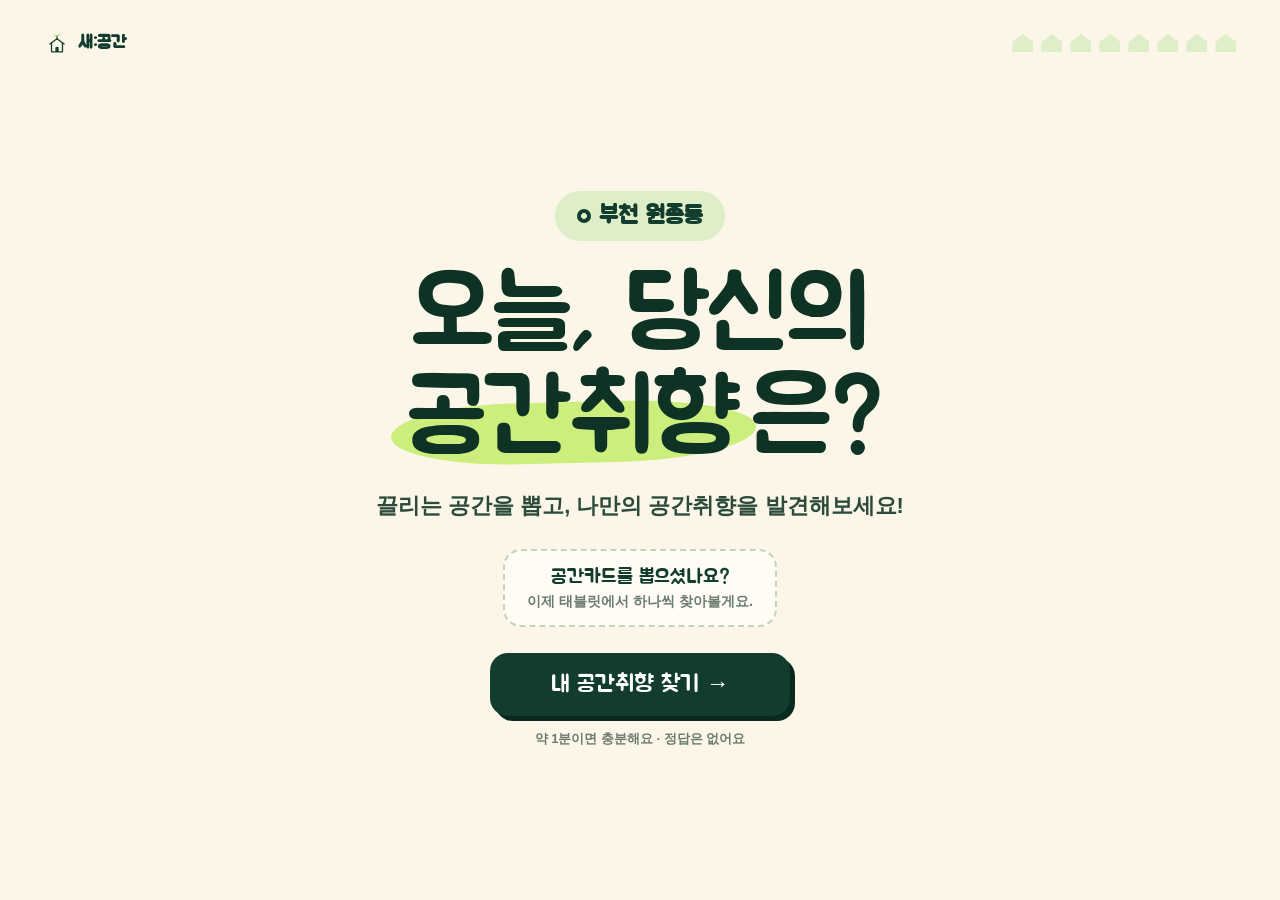
<file: index.html>
<!doctype html>
<html lang="ko">
<head>
<meta charset="utf-8">
<meta name="viewport" content="width=device-width,initial-scale=1,viewport-fit=cover">
<meta name="theme-color" content="#FBF6E8">
<title>오늘, 당신의 공간취향은? | 새:공간</title>
<link rel="preload" href="assets/fonts/jua-korean.woff2" as="font" type="font/woff2" crossorigin>
<link rel="stylesheet" href="styles.css">
</head>
<body>
<div id="app"><p style="padding:24px;font-family:sans-serif">화면을 불러오는 중...</p></div><noscript>JavaScript를 켜주세요.</noscript>
<script src="app.js"></script>
<script>
if('serviceWorker' in navigator && location.protocol.startsWith('http')){
window.addEventListener('load',()=>navigator.serviceWorker.register('./sw.js'));
}
</script></body>
</html>
</file>
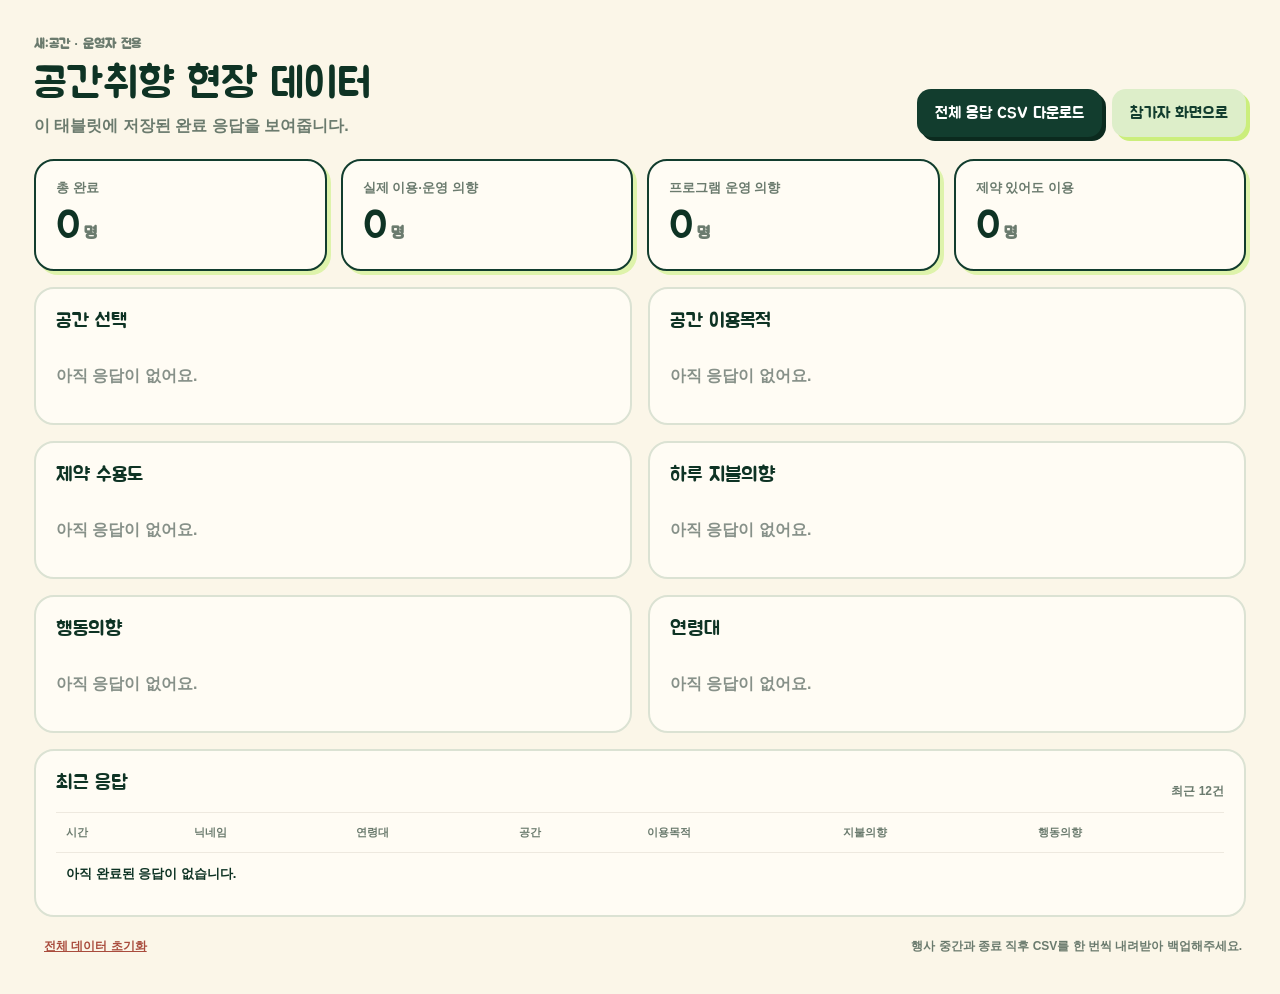
<file: admin.html>
<!doctype html><html lang="ko"><head><meta charset="utf-8"><meta name="viewport" content="width=device-width,initial-scale=1"><title>새:공간 관리자</title></head><body><script>location.replace("index.html?admin=1")</script></body></html>
</file>
<file: styles.css>
/* ============================================================
   새:공간 「공간취향」 — 참가자 UI 비주얼 시스템
   부스 아이덴티티: 크림 + 짙은 초록 + 라임/연두 + 오렌지 포인트
   서체: Jua(둥근 부스 타이틀) + 시스템 고딕(본문)
   ※ 로직/데이터/관리자/CSV/서비스워커는 app.js·sw.js에서 그대로 유지
   ============================================================ */

/* ---- 부스 서체 (오프라인 캐시용 로컬 woff2) ---- */
@font-face{
  font-family:"Jua";font-style:normal;font-weight:400;font-display:swap;
  src:url("assets/fonts/jua-latin.woff2") format("woff2");
  unicode-range:U+0000-00FF,U+0131,U+0152-0153,U+2000-206F,U+2074,U+20AC,U+2122,U+2191,U+2193,U+2212,U+2215;
}
@font-face{
  font-family:"Jua";font-style:normal;font-weight:400;font-display:swap;
  src:url("assets/fonts/jua-korean.woff2") format("woff2");
  unicode-range:U+1100-11FF,U+3130-318F,U+A960-A97F,U+AC00-D7A3,U+D7B0-D7FF;
}

:root{
  --cream:#FBF6E8; --cream2:#F3E9D2; --paper:#FFFCF4;
  --green:#123D2E; --green2:#0E3324;
  --lime:#CBEE7C; --lime2:#DEF3AB; --sage:#DDEEC9;
  --orange:#EE8A3C; --orange2:#F6A75E;
  --ink:#183526; --muted:#6B7B6E; --line:#DBE2D3;
  --disp:"Jua","Apple SD Gothic Neo","Noto Sans KR",sans-serif;
  --body:"Apple SD Gothic Neo","Pretendard","Noto Sans KR","Malgun Gothic",sans-serif;
}
*{box-sizing:border-box}
html,body{height:100%}
body{
  margin:0;background:var(--cream);color:var(--ink);
  font-family:var(--body);font-weight:700;-webkit-text-size-adjust:100%;
  -webkit-tap-highlight-color:transparent;
}
button,input{font:inherit;color:inherit}
button{cursor:pointer;-webkit-appearance:none;appearance:none}
img{display:block}

/* ---------- 셸 / 상단바 / 진행표시(집 아이콘) ---------- */
.shell{min-height:100dvh;display:flex;flex-direction:column;padding:20px clamp(18px,3.4vw,46px) 26px}
.topbar{display:flex;align-items:center;justify-content:space-between;min-height:46px;gap:12px}
.back{border:0;background:transparent;color:var(--green);font-family:var(--disp);font-size:19px;
  padding:8px 10px 8px 2px;display:inline-flex;align-items:center;gap:6px}
.back .arw{display:inline-grid;place-items:center;width:30px;height:30px;border-radius:50%;
  background:var(--sage);font-size:16px;line-height:1}
.brand-tag{display:inline-flex;align-items:center;gap:8px;font-family:var(--disp);color:var(--green);font-size:18px}
.brand-tag svg{width:26px;height:26px}
.progress{display:flex;gap:8px;align-items:center}
.progress .house{width:21px;height:18px;background:var(--sage);
  clip-path:polygon(50% 0,100% 44%,100% 100%,0 100%,0 44%);transition:.25s}
.progress .house.on{background:var(--green)}

.stage{width:min(1200px,100%);margin:auto;display:flex;flex-direction:column;align-items:center;
  padding:8px 0 4px}
.q-head,.q-block{display:flex;flex-direction:column;align-items:center;text-align:center}

/* ---------- 공통 타이포 ---------- */
.hero{font-family:var(--disp);font-weight:400;color:var(--green2);
  font-size:clamp(50px,8vw,104px);line-height:1.0;letter-spacing:-.02em;
  text-align:center;margin:24px 0 16px;word-break:keep-all}
.hero .mark{position:relative;display:inline-block;padding:0 .12em;z-index:0}
.hero .mark::before{content:"";position:absolute;left:-.04em;right:-.04em;top:34%;bottom:6%;
  background:var(--lime);border-radius:40% 44% 46% 42%/60% 55% 62% 58%;transform:rotate(-1.4deg);z-index:-1}
.question{font-family:var(--disp);font-weight:400;color:var(--green2);
  font-size:clamp(30px,4.4vw,58px);line-height:1.14;letter-spacing:-.01em;
  text-align:center;margin:6px 0 8px;word-break:keep-all}
.question.sm{font-size:clamp(28px,3.6vw,46px)}
.question strong{position:relative;white-space:nowrap}
.question strong::before{content:"";position:absolute;left:-.05em;right:-.05em;bottom:.02em;height:.42em;
  background:var(--lime);border-radius:8px;z-index:-1;opacity:.95}
.question strong{z-index:0}
.subtitle{font-family:var(--body);font-weight:800;font-size:clamp(16px,1.7vw,22px);
  line-height:1.5;text-align:center;margin:4px 0 8px;color:#2c4b3b;word-break:keep-all}
.subtitle b{color:var(--green);border-bottom:3px solid var(--lime)}
.kicker{font-family:var(--disp);font-weight:400;color:var(--orange);font-size:clamp(16px,1.9vw,22px);
  margin:2px 0 2px}
.kicker.sm{color:var(--muted);font-size:15px}
.small{font-family:var(--body);font-weight:700;font-size:13px;color:var(--muted);margin-top:14px}

/* CTA */
.cta{border:0;background:var(--green);color:#fff;font-family:var(--disp);font-weight:400;
  font-size:clamp(19px,2.1vw,23px);border-radius:18px;padding:17px 34px;min-width:300px;
  margin-top:26px;box-shadow:5px 5px 0 #0b2a1e;transition:transform .08s,box-shadow .08s}
.cta:active{transform:translate(3px,3px);box-shadow:2px 2px 0 #0b2a1e}
.cta:disabled{opacity:.32;box-shadow:none}
.cta.secondary{background:var(--paper);color:var(--green);box-shadow:5px 5px 0 var(--lime);
  border:2.5px solid var(--green)}
.cta.secondary:active{box-shadow:2px 2px 0 var(--lime)}

/* 입력 */
.input{width:min(560px,92vw);font-family:var(--disp);font-size:30px;text-align:center;
  border:3px solid var(--green);border-radius:20px;padding:18px 22px;background:var(--paper);
  outline:none;margin-top:22px;box-shadow:4px 4px 0 var(--lime2)}
.input::placeholder{color:#a9b8a6}

/* ---------- 00 INTRO ---------- */
.intro{position:relative;display:flex;flex-direction:column;align-items:center;padding-top:8px}
.loc-pill{display:inline-flex;align-items:center;gap:8px;background:var(--sage);color:var(--green);
  font-family:var(--disp);font-size:clamp(18px,2vw,24px);padding:10px 22px;border-radius:999px}
.loc-pill .pin{width:15px;height:15px;background:var(--green);
  clip-path:path("M7.5 0C3.4 0 0 3.3 0 7.4c0 5.2 7.5 12.6 7.5 12.6S15 12.6 15 7.4C15 3.3 11.6 0 7.5 0Z");
  border-radius:50% 50% 50% 0;transform:rotate(-45deg);position:relative}
.loc-pill .pin{width:14px;height:14px;background:var(--green);border-radius:50% 50% 50% 50%;
  clip-path:none;box-shadow:none;position:relative}
.loc-pill .pin::after{content:"";position:absolute;left:4px;top:4px;width:6px;height:6px;background:var(--sage);border-radius:50%}
.intro-note{margin-top:18px;background:var(--paper);border:2.5px dashed #c4d3bd;border-radius:18px;
  padding:14px 22px;text-align:center;max-width:560px}
.intro-note b{display:block;font-family:var(--disp);font-weight:400;color:var(--green);font-size:20px}
.intro-note span{display:block;font-weight:800;color:var(--muted);font-size:14px;margin-top:3px}

/* ---------- 02 공간 선택 (실물 공간카드 느낌) ---------- */
.space-section{width:100%;margin-top:8px}
.section-label{display:flex;align-items:center;gap:10px;font-family:var(--body);font-weight:800;
  color:var(--muted);font-size:15px;margin:20px 2px 12px}
.section-label b{font-family:var(--disp);font-weight:400;font-size:18px;color:#fff;
  background:var(--green);padding:4px 14px;border-radius:999px;letter-spacing:.02em}
.section-label.IMAGINE b{background:var(--orange)}
.space-grid{display:grid;grid-template-columns:repeat(4,minmax(0,1fr));gap:clamp(10px,1.4vw,18px);width:100%}
.space-card{background:var(--paper);border:2.5px solid var(--green);border-radius:20px;padding:11px;
  text-align:center;box-shadow:4px 4px 0 var(--lime2);transition:transform .1s,box-shadow .1s}
.space-card:active{transform:translate(2px,2px);box-shadow:2px 2px 0 var(--lime2)}
.space-card.IMAGINE{box-shadow:4px 4px 0 #f7d9b6}
.sc-photo{position:relative;aspect-ratio:4/3;border-radius:13px;overflow:hidden;background:#e7eedb}
.sc-photo img{width:100%;height:100%;object-fit:cover}
.sc-code{position:absolute;left:8px;top:8px;font-family:var(--disp);font-size:15px;color:#fff;
  background:var(--green);padding:3px 10px;border-radius:999px;letter-spacing:.04em}
.space-card.IMAGINE .sc-code{background:var(--orange)}
.sc-name{font-family:var(--disp);font-weight:400;font-size:clamp(16px,1.5vw,20px);color:var(--green2);
  margin-top:11px;line-height:1.15;word-break:keep-all}
.sc-badge{font-family:var(--body);font-weight:800;font-size:11px;color:var(--muted);margin-top:5px}

/* ---------- 03 공간 확인 ---------- */
.discovery{display:flex;flex-direction:column;align-items:center;width:100%}
.disc-photo{width:100%;max-width:760px;aspect-ratio:4/3;border-radius:22px;overflow:hidden;
  background:#e7eedb;border:3px solid var(--green);margin:14px auto 16px}
.disc-photo img{width:100%;height:100%;object-fit:cover}
.badge-line{margin-bottom:6px}
.type-badge{font-family:var(--disp);font-size:15px;color:#fff;background:var(--green);
  padding:6px 16px;border-radius:999px}
.type-badge.IMAGINE{background:var(--orange)}
.lead-sub{font-family:var(--body);font-weight:800;color:#2c4b3b;margin:12px 0 4px}
.tags{display:flex;flex-wrap:wrap;justify-content:center;gap:9px;margin:6px 0 4px}
.tag{background:var(--sage);color:var(--green);font-family:var(--disp);font-size:16px;
  padding:9px 16px;border-radius:999px}

/* ---------- 04 이용목적 (이모지 제거) ---------- */
.use-grid{display:grid;grid-template-columns:repeat(4,minmax(0,1fr));gap:14px;width:100%;margin-top:22px}
.use-card{background:var(--paper);border:2.5px solid var(--line);border-radius:20px;
  padding:20px 16px;text-align:center;min-height:128px;display:flex;flex-direction:column;
  align-items:center;justify-content:center;gap:9px;transition:transform .1s,box-shadow .1s,border-color .1s}
.use-card b{font-family:var(--disp);font-weight:400;font-size:clamp(17px,1.7vw,21px);color:var(--green2);
  line-height:1.2;word-break:keep-all}
.use-card .use-tag{font-family:var(--body);font-weight:800;font-size:12px;color:var(--muted);
  background:var(--cream2);padding:5px 11px;border-radius:999px}
.use-card:active,.use-card.selected{border-color:var(--green);box-shadow:4px 4px 0 var(--lime);transform:translateY(-2px)}
.use-card.selected .use-tag{background:var(--lime);color:var(--green)}

/* ---------- 05 중요조건 (칩) ---------- */
.chip-grid{display:grid;grid-template-columns:repeat(4,minmax(0,1fr));gap:12px;width:100%;margin-top:22px}
.chip{background:var(--paper);border:2.5px solid var(--line);border-radius:16px;padding:20px 12px;
  font-family:var(--disp);font-weight:400;font-size:clamp(16px,1.6vw,20px);color:var(--green2);
  min-height:66px;transition:transform .08s,box-shadow .08s,border-color .08s}
.chip:active{transform:translateY(1px)}
.chip.selected{border-color:var(--green);background:var(--lime2);box-shadow:3px 3px 0 var(--green)}
.counter{font-family:var(--disp);color:var(--green);font-size:20px;margin-top:16px}
.counter b{color:var(--orange);font-size:24px}

/* ---------- 답변 카드(제약/WTP/행동/연령) ---------- */
.answer-grid{display:grid;grid-template-columns:repeat(2,minmax(0,1fr));gap:13px;width:100%;
  max-width:820px;margin-top:18px}
.answer-grid.wtp-grid{grid-template-columns:repeat(3,minmax(0,1fr))}
.answer-grid.age-grid{grid-template-columns:repeat(4,minmax(0,1fr));max-width:920px}
.answer-card{background:var(--paper);border:2.5px solid var(--green);border-radius:18px;
  padding:20px 16px;font-family:var(--disp);font-weight:400;font-size:clamp(17px,1.8vw,22px);
  color:var(--green2);min-height:72px;display:flex;align-items:center;justify-content:center;
  text-align:center;line-height:1.25;word-break:keep-all;box-shadow:4px 4px 0 var(--lime2);
  transition:transform .08s,box-shadow .08s,background .1s}
.answer-card:active{transform:translate(3px,3px);box-shadow:1px 1px 0 var(--lime2);background:var(--lime2)}
.answer-card.wide{grid-column:1/-1}

/* ---------- TRANSITION ---------- */
.transition{display:flex;flex-direction:column;align-items:center;text-align:center;
  animation:pop .4s cubic-bezier(.2,.9,.3,1.2)}
.tr-mark{width:70px;height:70px;border-radius:50%;background:var(--lime);position:relative;margin-bottom:18px}
.tr-mark::after{content:"";position:absolute;left:24px;top:35px;width:12px;height:22px;border:solid var(--green);
  border-width:0 6px 6px 0;transform:rotate(45deg)}
@keyframes pop{from{opacity:0;transform:scale(.94)}to{opacity:1;transform:scale(1)}}

/* ---------- 06 제약수용 ---------- */
.constraint-head{display:flex;align-items:center;gap:14px;background:var(--sage);
  border:2.5px solid var(--green);border-radius:20px;padding:14px 22px;margin-top:6px;
  width:100%;max-width:900px}
.cs-badge{flex:none;font-family:var(--disp);color:#fff;background:var(--orange);
  padding:8px 16px;border-radius:999px;font-size:18px}
.constraint-head small{display:block;font-weight:800;color:var(--muted);font-size:13px}
.constraint-head b{display:block;font-family:var(--disp);font-weight:400;color:var(--green2);font-size:clamp(19px,2.1vw,25px);margin-top:2px}
.constraint-board{display:grid;grid-template-columns:repeat(3,1fr);gap:14px;width:100%;max-width:900px;margin:18px 0 6px}
.cs-chip{background:var(--paper);border:2.5px dashed var(--orange);border-radius:20px;padding:18px;
  display:flex;align-items:center;gap:12px;min-height:96px}
.cs-num{flex:none;font-family:var(--disp);color:#fff;background:var(--green);border-radius:12px;
  padding:6px 10px;font-size:16px}
.cs-chip b{font-family:var(--disp);font-weight:400;color:var(--green2);font-size:clamp(17px,1.8vw,22px);line-height:1.2;word-break:keep-all}
.constraint-q{margin-top:16px}

/* ---------- 10 결과 — 디지털 공간취향 카드(사진용 키트) ---------- */
.taste-card{position:relative;width:min(1120px,97vw);background:var(--paper);
  border:3px solid var(--green);border-radius:30px;padding:16px clamp(20px,2.6vw,34px) 18px;
  box-shadow:9px 9px 0 var(--lime);overflow:hidden}
.tc-top{display:grid;grid-template-columns:1fr auto 1fr;align-items:center;
  padding:2px 2px 12px;border-bottom:2.5px dashed #bcccb4}
.tc-eyebrow{font-family:var(--disp);color:var(--green);font-size:15px}
.tc-stamp{font-family:var(--disp);background:var(--sage);color:var(--green);border-radius:999px;
  padding:7px 18px;font-size:15px;letter-spacing:.02em}
.tc-brand{justify-self:end;display:inline-flex;align-items:center;gap:7px;font-family:var(--disp);color:var(--green);font-size:16px}
.tc-brand svg{width:24px;height:24px}
.tc-body{display:grid;grid-template-columns:1.24fr .76fr;gap:clamp(20px,3vw,44px);
  align-items:center;padding:20px 12px 8px}
.tc-copy{position:relative;z-index:2}
.tc-owner{font-family:var(--disp);font-weight:400;color:var(--green);font-size:clamp(17px,1.9vw,22px);margin:0 0 8px}
.tc-title{font-family:var(--disp);font-weight:400;color:var(--green2);margin:0;
  font-size:clamp(42px,5.2vw,74px);line-height:1.08;letter-spacing:-.01em;word-break:keep-all}
.tc-title .hl{background:linear-gradient(transparent 12%,var(--lime) 12% 86%,transparent 86%);
  -webkit-box-decoration-break:clone;box-decoration-break:clone;padding:0 .06em;border-radius:4px}
.tc-quote{font-family:var(--body);font-weight:800;color:#38553f;font-size:clamp(15px,1.55vw,19px);
  line-height:1.55;margin:16px 0 16px;max-width:600px;word-break:keep-all}
.tc-use{display:inline-flex;flex-direction:column;position:relative;background:var(--lime2);
  border:2.5px solid var(--green);border-radius:18px;padding:11px 20px 12px;transform:rotate(-1deg)}
.tc-use::after{content:"";position:absolute;width:14px;height:14px;border-radius:50%;background:var(--orange);right:-7px;top:-7px}
.tc-use small{font-family:var(--body);font-weight:800;font-size:12px;color:#5b7358}
.tc-use strong{font-family:var(--disp);font-weight:400;font-size:clamp(19px,2vw,24px);color:var(--green2);margin-top:1px}
.tc-use span{font-family:var(--body);font-weight:800;font-size:12px;color:#6b8266;margin-top:2px}
.tc-message{font-family:var(--disp);font-weight:400;color:#a85a24;font-size:clamp(16px,1.7vw,21px);
  line-height:1.4;margin:18px 0 0}
.tc-message b{color:var(--green2);background:linear-gradient(transparent 58%,var(--lime) 58%)}
/* 폴라로이드 */
.tc-photo-wrap{position:relative;justify-self:center;width:min(320px,40vw);background:#fff;
  padding:12px 12px 10px;border:1px solid #e7dfcd;transform:rotate(2.2deg);
  box-shadow:5px 6px 0 #e6ddc9}
.washi{position:absolute;left:50%;top:-13px;width:96px;height:26px;transform:translateX(-50%) rotate(-2.5deg);
  background:repeating-linear-gradient(45deg,rgba(238,138,60,.55) 0 7px,rgba(238,138,60,.32) 7px 14px);
  border-radius:2px}
.tc-photo{width:100%;aspect-ratio:4/3;overflow:hidden;background:#e7eedb}
.tc-photo img{width:100%;height:100%;object-fit:cover}
.result-photo-fallback{width:100%;height:100%;display:flex;flex-direction:column;align-items:center;
  justify-content:center;background:#e9efd9;color:#71856f;text-align:center;padding:16px}
.result-photo-fallback span{font-family:var(--disp);font-size:14px}
.result-photo-fallback b{font-family:var(--disp);font-size:19px;margin-top:5px}
.tc-caption{display:flex;justify-content:space-between;align-items:flex-end;padding:11px 3px 3px}
.tc-caption small{display:block;font-family:var(--body);font-weight:800;font-size:10px;color:#8a9686}
.tc-caption b{display:block;font-family:var(--disp);font-weight:400;font-size:19px;color:var(--green2);margin-top:2px}
.tc-code{font-family:var(--disp);font-size:23px;color:var(--orange);letter-spacing:.02em}
.tc-bottom{display:flex;justify-content:space-between;align-items:flex-end;
  border-top:2.5px dashed #bcccb4;padding:12px 3px 2px}
.tc-logo{display:flex;align-items:center;gap:10px}
.tc-logo svg{width:34px;height:34px}
.tc-logo b{display:block;font-family:var(--disp);font-weight:400;color:var(--green);font-size:18px}
.tc-logo span{display:block;font-family:var(--body);font-weight:800;color:var(--muted);font-size:11px;margin-top:1px}
.tc-handle{font-family:var(--disp);color:var(--green);font-size:16px}

/* 결과 카드 바깥 — 촬영/리워드/버튼 */
.result-actions{width:min(1120px,97vw);display:flex;flex-direction:column;align-items:center;gap:11px;margin-top:16px}
.capture-note{display:inline-flex;align-items:center;gap:9px;font-family:var(--body);font-weight:800;
  color:var(--green2);font-size:14px;background:var(--paper);border:2.5px dashed #c4d3bd;
  border-radius:14px;padding:10px 18px}
.capture-note b{font-family:var(--disp);font-weight:400;color:var(--green);font-size:16px}
.capture-note .cam{width:20px;height:17px;border:2.5px solid var(--green);border-radius:5px;position:relative;flex:none}
.capture-note .cam::before{content:"";position:absolute;left:5px;top:4px;width:7px;height:7px;border:2.5px solid var(--green);border-radius:50%}
.capture-note .cam::after{content:"";position:absolute;left:5px;top:-5px;width:6px;height:3px;background:var(--green);border-radius:2px 2px 0 0}
.reward-ticket{position:relative;font-family:var(--body);font-weight:800;color:var(--green2);font-size:14px;
  background:var(--lime2);border:2.5px dashed var(--green);border-radius:14px;padding:11px 22px}
.reward-ticket b{font-family:var(--disp);font-weight:400;color:var(--green);font-size:16px}
.reward-ticket span{color:var(--orange)}
.result-btns{display:flex;gap:12px;flex-wrap:wrap;justify-content:center;margin-top:4px}
.result-btns .cta{margin-top:6px;min-width:auto;padding:15px 26px;font-size:18px}

/* ---------- 전환 모달 ---------- */
.modal{position:fixed;inset:0;background:rgba(14,42,30,.5);display:flex;align-items:center;
  justify-content:center;padding:22px;z-index:50;animation:pop .25s ease}
.modal-box{background:var(--paper);border:3px solid var(--green);border-radius:26px;padding:30px;
  max-width:540px;width:100%;box-shadow:8px 8px 0 var(--lime)}
.modal-box h2{font-family:var(--disp);font-weight:400;color:var(--green2);font-size:26px;margin:0 0 12px;word-break:keep-all}
.modal-box p{font-weight:800;color:#38553f;line-height:1.55;margin:0 0 10px}
.modal-box .small{margin-top:6px}
.modal-box .cta{width:100%}

/* ============================================================
   태블릿 가로 우선 (iPad landscape) — 여백/그리드 최적화
   ============================================================ */
@media (min-width:1000px){
  .space-grid{grid-template-columns:repeat(5,minmax(0,1fr))}
  .use-grid{grid-template-columns:repeat(4,minmax(0,1fr))}
}
@media (min-width:1000px) and (max-height:840px){
  .hero{font-size:clamp(48px,6.4vw,86px);margin:14px 0 12px}
  .tc-title{font-size:clamp(40px,4.6vw,66px)}
}

/* ============================================================
   모바일(QR) 반응형
   ============================================================ */
@media (max-width:820px){
  .shell{padding:16px 16px 22px}
  .space-grid{grid-template-columns:repeat(2,1fr)}
  .use-grid,.chip-grid{grid-template-columns:repeat(2,1fr)}
  .answer-grid,.answer-grid.wtp-grid,.answer-grid.age-grid{grid-template-columns:repeat(2,1fr)}
  .constraint-board{grid-template-columns:1fr}
  .tc-body{grid-template-columns:1fr;gap:22px;padding:18px 4px 6px}
  .tc-top{grid-template-columns:1fr auto}
  .tc-top .tc-brand{display:none}
  .tc-photo-wrap{width:min(300px,80vw);transform:rotate(1.4deg)}
  .tc-title{font-size:clamp(40px,10vw,58px)}
}
@media (max-width:520px){
  .space-grid{grid-template-columns:repeat(2,1fr)}
  .answer-grid.age-grid{grid-template-columns:repeat(3,1fr)}
  .cta{min-width:0;width:100%}
}

/* ============================================================
   관리자 화면 — 브랜드 톤 정리(클래스/마크업은 app.js 그대로)
   ============================================================ */
.admin-shell{min-height:100vh;background:var(--cream);color:var(--green2);padding:clamp(20px,3vw,34px);max-width:1500px;margin:auto;font-family:var(--body);font-weight:700}
.admin-header{display:flex;justify-content:space-between;gap:24px;align-items:flex-end;margin-bottom:22px}
.admin-header small{font-family:var(--disp);letter-spacing:.02em;color:var(--muted)}
.admin-header h1{font-family:var(--disp);font-weight:400;font-size:clamp(28px,3.4vw,42px);margin:5px 0;color:var(--green2)}
.admin-header p{margin:0;color:var(--muted);font-weight:800}
.admin-actions{display:flex;gap:10px;flex-wrap:wrap}
.admin-actions button,.admin-actions a{border:0;border-radius:14px;background:var(--green);color:#fff;
  padding:14px 18px;font-family:var(--disp);font-weight:400;font-size:16px;text-decoration:none;cursor:pointer;box-shadow:4px 4px 0 #0b2a1e}
.admin-actions a{background:var(--sage);color:var(--green);box-shadow:4px 4px 0 var(--lime)}
.admin-kpis{display:grid;grid-template-columns:repeat(4,1fr);gap:14px;margin-bottom:16px}
.admin-kpis>div{background:var(--paper);border:2.5px solid var(--green);border-radius:20px;padding:18px 20px;box-shadow:4px 4px 0 var(--lime2)}
.admin-kpis small{display:block;font-weight:800;color:var(--muted)}
.admin-kpis b{font-family:var(--disp);font-weight:400;font-size:40px;margin-top:4px;display:inline-block;color:var(--green2)}
.admin-kpis span{font-family:var(--disp);margin-left:4px;color:var(--muted)}
.admin-grid{display:grid;grid-template-columns:repeat(2,1fr);gap:16px}
.admin-grid article,.admin-table-card{background:var(--paper);border:2px solid var(--line);border-radius:20px;padding:20px}
.admin-grid h2,.admin-table-card h2{font-family:var(--disp);font-weight:400;font-size:20px;margin:0 0 16px;color:var(--green2)}
.admin-bars{display:grid;gap:10px}
.admin-bar-row{display:grid;grid-template-columns:minmax(135px,1fr) 2fr 32px;gap:10px;align-items:center;font-size:13px;font-weight:800}
.admin-bar-row>div{height:13px;background:#edf1e7;border-radius:999px;overflow:hidden}
.admin-bar-row i{display:block;height:100%;background:var(--green);border-radius:999px}
.admin-bar-row b{text-align:right;font-family:var(--disp);font-weight:400;color:var(--green)}
.admin-empty{color:#879189}
.admin-table-card{margin-top:16px}
.admin-table-title{display:flex;justify-content:space-between;align-items:center}
.admin-table-title span{font-size:12px;color:var(--muted)}
.admin-table-wrap{overflow:auto}
table{width:100%;border-collapse:collapse;font-size:13px}
th,td{text-align:left;padding:12px 10px;border-top:1px solid #eee9df;white-space:nowrap}
th{color:var(--muted);font-size:11px;font-weight:800}
td b{font-family:var(--disp);font-weight:400;color:var(--orange)}
.admin-footer{display:flex;justify-content:space-between;align-items:center;padding:20px 4px 4px;color:var(--muted);font-size:12px;gap:12px;flex-wrap:wrap}
.danger-link{border:0;background:none;color:#a94c3d;text-decoration:underline;cursor:pointer;font:inherit;font-weight:800}
@media(max-width:900px){.admin-kpis{grid-template-columns:repeat(2,1fr)}.admin-grid{grid-template-columns:1fr}.admin-header{align-items:flex-start;flex-direction:column}}
</file>
